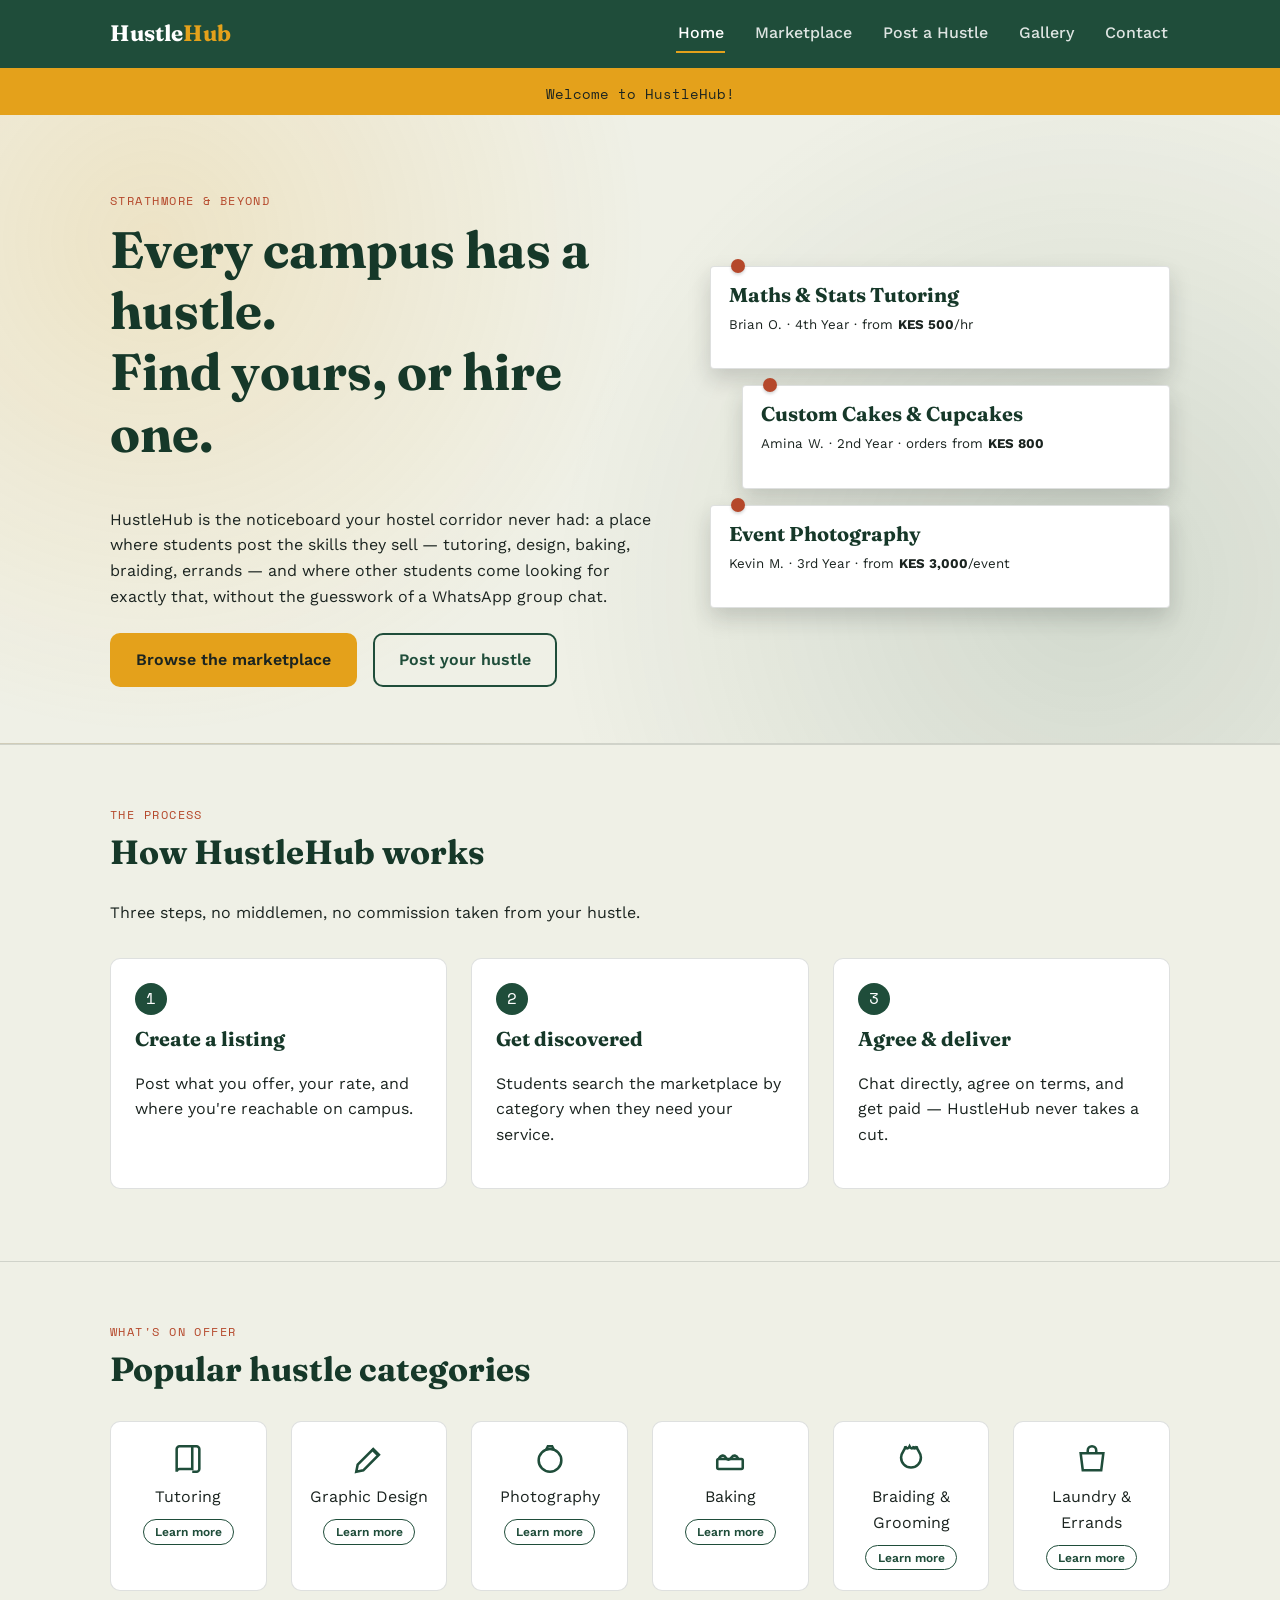
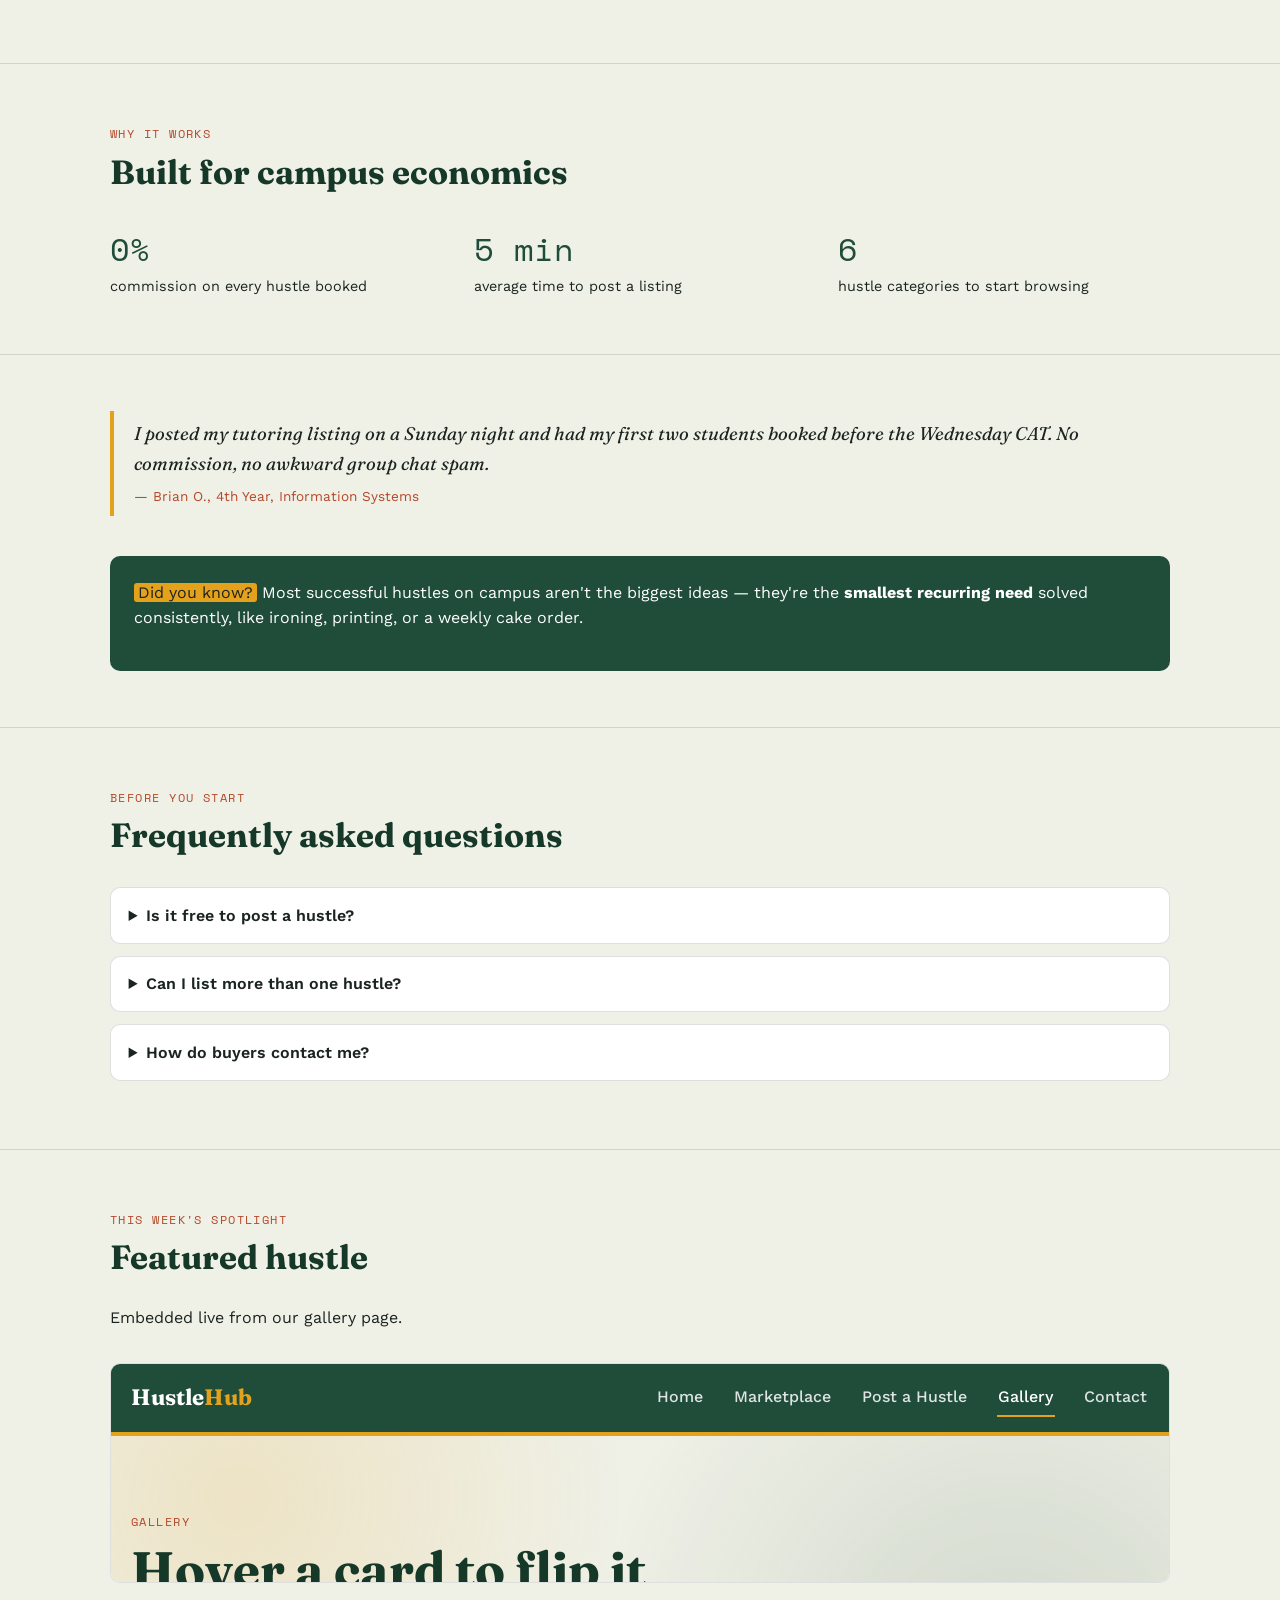
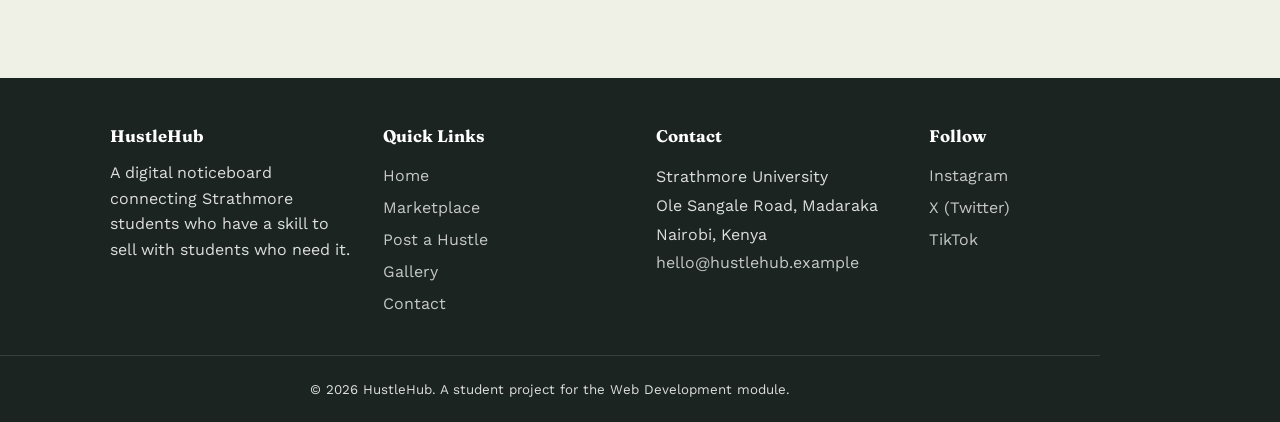
<file: index.html>
<!DOCTYPE html>
<html lang="en">
<head>
  <meta charset="UTF-8">
  <meta name="viewport" content="width=device-width, initial-scale=1.0">
  <title>HustleHub — Find or post a student side-hustle</title>
  <meta name="description" content="HustleHub is a campus noticeboard, online, for students who offer and need side-hustle services.">
  <link rel="preconnect" href="https://fonts.googleapis.com">
  <link rel="preconnect" href="https://fonts.gstatic.com" crossorigin>
  <link href="https://fonts.googleapis.com/css2?family=Fraunces:opsz,wght@9..144,500;9..144,700&family=Work+Sans:wght@400;500;600;700&family=Space+Mono:wght@400;700&display=swap" rel="stylesheet">
  <link rel="stylesheet" href="csslab.css">
</head>
<body>

  <header class="site-header">
    <div class="nav-wrap">
      <a href="index.html" class="logo">Hustle<span>Hub</span></a>
      <input type="checkbox" id="nav-toggle" class="nav-toggle">
      <label for="nav-toggle" class="hamburger" aria-label="Toggle navigation menu">
        <span></span><span></span><span></span>
      </label>
      <nav class="site-nav" aria-label="Primary">
        <a href="index.html" class="active">Home</a>
        <a href="services.html">Marketplace</a>
        <a href="register.html">Post a Hustle</a>
        <a href="gallery.html">Gallery</a>
        <a href="contact.html">Contact</a>
      </nav>
    </div>
  </header>

  <div id="welcome-banner" class="welcome-banner" hidden></div>

  <main>
    <!-- Hero -->
    <section class="hero">
      <div class="container hero-inner">
        <div class="hero-copy">
          <span class="eyebrow">Strathmore &amp; beyond</span>
          <h1>Every campus has a hustle.<br>Find yours, or hire one.</h1>
          <p>HustleHub is the noticeboard your hostel corridor never had: a place where students post the skills
            they sell — tutoring, design, baking, braiding, errands — and where other students come looking for
            exactly that, without the guesswork of a WhatsApp group chat.</p>
          <div class="button-row">
            <a href="services.html" class="btn btn-primary">Browse the marketplace</a>
            <a href="register.html" class="btn btn-outline">Post your hustle</a>
          </div>
        </div>
        <div class="hero-pins">
          <div class="pin-stack">
            <div class="pin-card">
              <h3>Maths &amp; Stats Tutoring</h3>
              <p><small>Brian O. &middot; 4th Year &middot; from <strong>KES 500</strong>/hr</small></p>
            </div>
            <div class="pin-card">
              <h3>Custom Cakes &amp; Cupcakes</h3>
              <p><small>Amina W. &middot; 2nd Year &middot; orders from <strong>KES 800</strong></small></p>
            </div>
            <div class="pin-card">
              <h3>Event Photography</h3>
              <p><small>Kevin M. &middot; 3rd Year &middot; from <strong>KES 3,000</strong>/event</small></p>
            </div>
          </div>
        </div>
      </div>
    </section>

    <!-- How it works -->
    <section>
      <div class="container">
        <div class="section-head">
          <span class="eyebrow">The process</span>
          <h2>How HustleHub works</h2>
          <p>Three steps, no middlemen, no commission taken from your hustle.</p>
        </div>
        <ol class="steps">
          <li>
            <h3>Create a listing</h3>
            <p>Post what you offer, your rate, and where you're reachable on campus.</p>
          </li>
          <li>
            <h3>Get discovered</h3>
            <p>Students search the marketplace by category when they need your service.</p>
          </li>
          <li>
            <h3>Agree &amp; deliver</h3>
            <p>Chat directly, agree on terms, and get paid — HustleHub never takes a cut.</p>
          </li>
        </ol>
      </div>
    </section>

    <!-- Categories -->
    <section>
      <div class="container">
        <div class="section-head">
          <span class="eyebrow">What's on offer</span>
          <h2>Popular hustle categories</h2>
        </div>
        <ul class="category-grid">
          <li>
            <svg viewBox="0 0 24 24" fill="none" stroke="currentColor" stroke-width="1.8"><path d="M4 5c0-1 1-2 2-2h9v16H6c-1 0-2 1-2 2V5Z"/><path d="M15 3h3c1 0 2 1 2 2v14c0 1-1 2-2 2h-3"/></svg>
            Tutoring
            <button type="button" class="learn-more-btn" data-more="Session rates from KES 500/hr. Most requested for Calculus, Statistics, and Programming units.">Learn more</button>
            <p class="category-detail" hidden></p>
          </li>
          <li>
            <svg viewBox="0 0 24 24" fill="none" stroke="currentColor" stroke-width="1.8"><path d="M3 21 8 20l11-11-4-4L4 16Z"/><path d="M14 5l4 4"/></svg>
            Graphic Design
            <button type="button" class="learn-more-btn" data-more="Posters, logos, and flyers for clubs and small businesses, usually delivered in 2-5 days.">Learn more</button>
            <p class="category-detail" hidden></p>
          </li>
          <li>
            <svg viewBox="0 0 24 24" fill="none" stroke="currentColor" stroke-width="1.8"><circle cx="12" cy="13" r="8"/><path d="M9 6l1.5-3h3L15 6"/></svg>
            Photography
            <button type="button" class="learn-more-btn" data-more="Event and graduation photography with same-week digital delivery of edited photos.">Learn more</button>
            <p class="category-detail" hidden></p>
          </li>
          <li>
            <svg viewBox="0 0 24 24" fill="none" stroke="currentColor" stroke-width="1.8"><path d="M4 12c1.5-3 4-3 5-1s2.5 2 4 0 3.5-2 5 1"/><rect x="3" y="12" width="18" height="7" rx="1"/></svg>
            Baking
            <button type="button" class="learn-more-btn" data-more="Custom cakes and cupcake orders, usually 48 hours notice needed.">Learn more</button>
            <p class="category-detail" hidden></p>
          </li>
          <li>
            <svg viewBox="0 0 24 24" fill="none" stroke="currentColor" stroke-width="1.8"><path d="M8 3c0 3-3 4-3 8a7 7 0 0 0 14 0c0-4-3-5-3-8-1 2-2 2-2 0-1 2-2 2-3 0-1 2-2 2-3 0Z"/></svg>
            Braiding &amp; Grooming
            <button type="button" class="learn-more-btn" data-more="Braids, twists, and grooming booked straight from your hostel room, same day.">Learn more</button>
            <p class="category-detail" hidden></p>
          </li>
          <li>
            <svg viewBox="0 0 24 24" fill="none" stroke="currentColor" stroke-width="1.8"><path d="M4 8h16l-1.5 12h-13Z"/><path d="M9 8V6a3 3 0 0 1 6 0v2"/></svg>
            Laundry &amp; Errands
            <button type="button" class="learn-more-btn" data-more="Laundry, printing, and errand runs, most completed the same day.">Learn more</button>
            <p class="category-detail" hidden></p>
          </li>
        </ul>
      </div>
    </section>

    <!-- Stats / why HustleHub -->
    <section>
      <div class="container">
        <div class="section-head">
          <span class="eyebrow">Why it works</span>
          <h2>Built for campus economics</h2>
        </div>
        <dl class="stats-list">
          <div><dt>0%</dt><dd>commission on every hustle booked</dd></div>
          <div><dt>5&nbsp;min</dt><dd>average time to post a listing</dd></div>
          <div><dt>6</dt><dd>hustle categories to start browsing</dd></div>
        </dl>
      </div>
    </section>

    <!-- Testimonial + fact box -->
    <section>
      <div class="container hero-inner">
        <blockquote class="testimonial">
          I posted my tutoring listing on a Sunday night and had my first two students booked before the
          Wednesday CAT. No commission, no awkward group chat spam.
          <cite>— Brian O., 4th Year, Information Systems</cite>
        </blockquote>
        <aside class="fact-box">
          <p><mark>Did you know?</mark> Most successful hustles on campus aren't the biggest ideas — they're
          the <strong>smallest recurring need</strong> solved consistently, like ironing, printing, or a weekly
          cake order.</p>
        </aside>
      </div>
    </section>

    <!-- FAQ -->
    <section>
      <div class="container">
        <div class="section-head">
          <span class="eyebrow">Before you start</span>
          <h2>Frequently asked questions</h2>
        </div>
        <details>
          <summary>Is it free to post a hustle?</summary>
          <p>Yes. HustleHub does not charge listing fees or take a commission on what you earn.</p>
        </details>
        <details>
          <summary>Can I list more than one hustle?</summary>
          <p>Yes, use the registration form to add each service separately so it appears under the right category.</p>
        </details>
        <details>
          <summary>How do buyers contact me?</summary>
          <p>Your listing shows the contact details you choose to share when you register.</p>
        </details>
      </div>
    </section>

    <!-- Iframe spotlight -->
    <section>
      <div class="container">
        <div class="section-head">
          <span class="eyebrow">This week's spotlight</span>
          <h2>Featured hustle</h2>
          <p>Embedded live from our gallery page.</p>
        </div>
        <iframe class="spotlight-frame" src="gallery.html" title="Weekly hustle spotlight preview"></iframe>
      </div>
    </section>
  </main>

  <footer class="site-footer">
    <div class="footer-grid">
      <div class="footer-col">
        <h2>HustleHub</h2>
        <p>A digital noticeboard connecting Strathmore students who have a skill to sell with students who need it.</p>
      </div>
      <div class="footer-col">
        <h3>Quick Links</h3>
        <ul>
          <li><a href="index.html">Home</a></li>
          <li><a href="services.html">Marketplace</a></li>
          <li><a href="register.html">Post a Hustle</a></li>
          <li><a href="gallery.html">Gallery</a></li>
          <li><a href="contact.html">Contact</a></li>
        </ul>
      </div>
      <div class="footer-col">
        <h3>Contact</h3>
        <address>
          Strathmore University<br>
          Ole Sangale Road, Madaraka<br>
          Nairobi, Kenya<br>
          <a href="mailto:hello@hustlehub.example">hello@hustlehub.example</a>
        </address>
      </div>
      <div class="footer-col">
        <h3>Follow</h3>
        <ul>
          <li><a href="#">Instagram</a></li>
          <li><a href="#">X (Twitter)</a></li>
          <li><a href="#">TikTok</a></li>
        </ul>
      </div>
    </div>
    <p class="footer-bottom container"><small>&copy; <time datetime="2026">2026</time> HustleHub. A student project for the Web Development module.</small></p>
  </footer>

  <script src="script.js"></script>
</body>
</html>
</file>
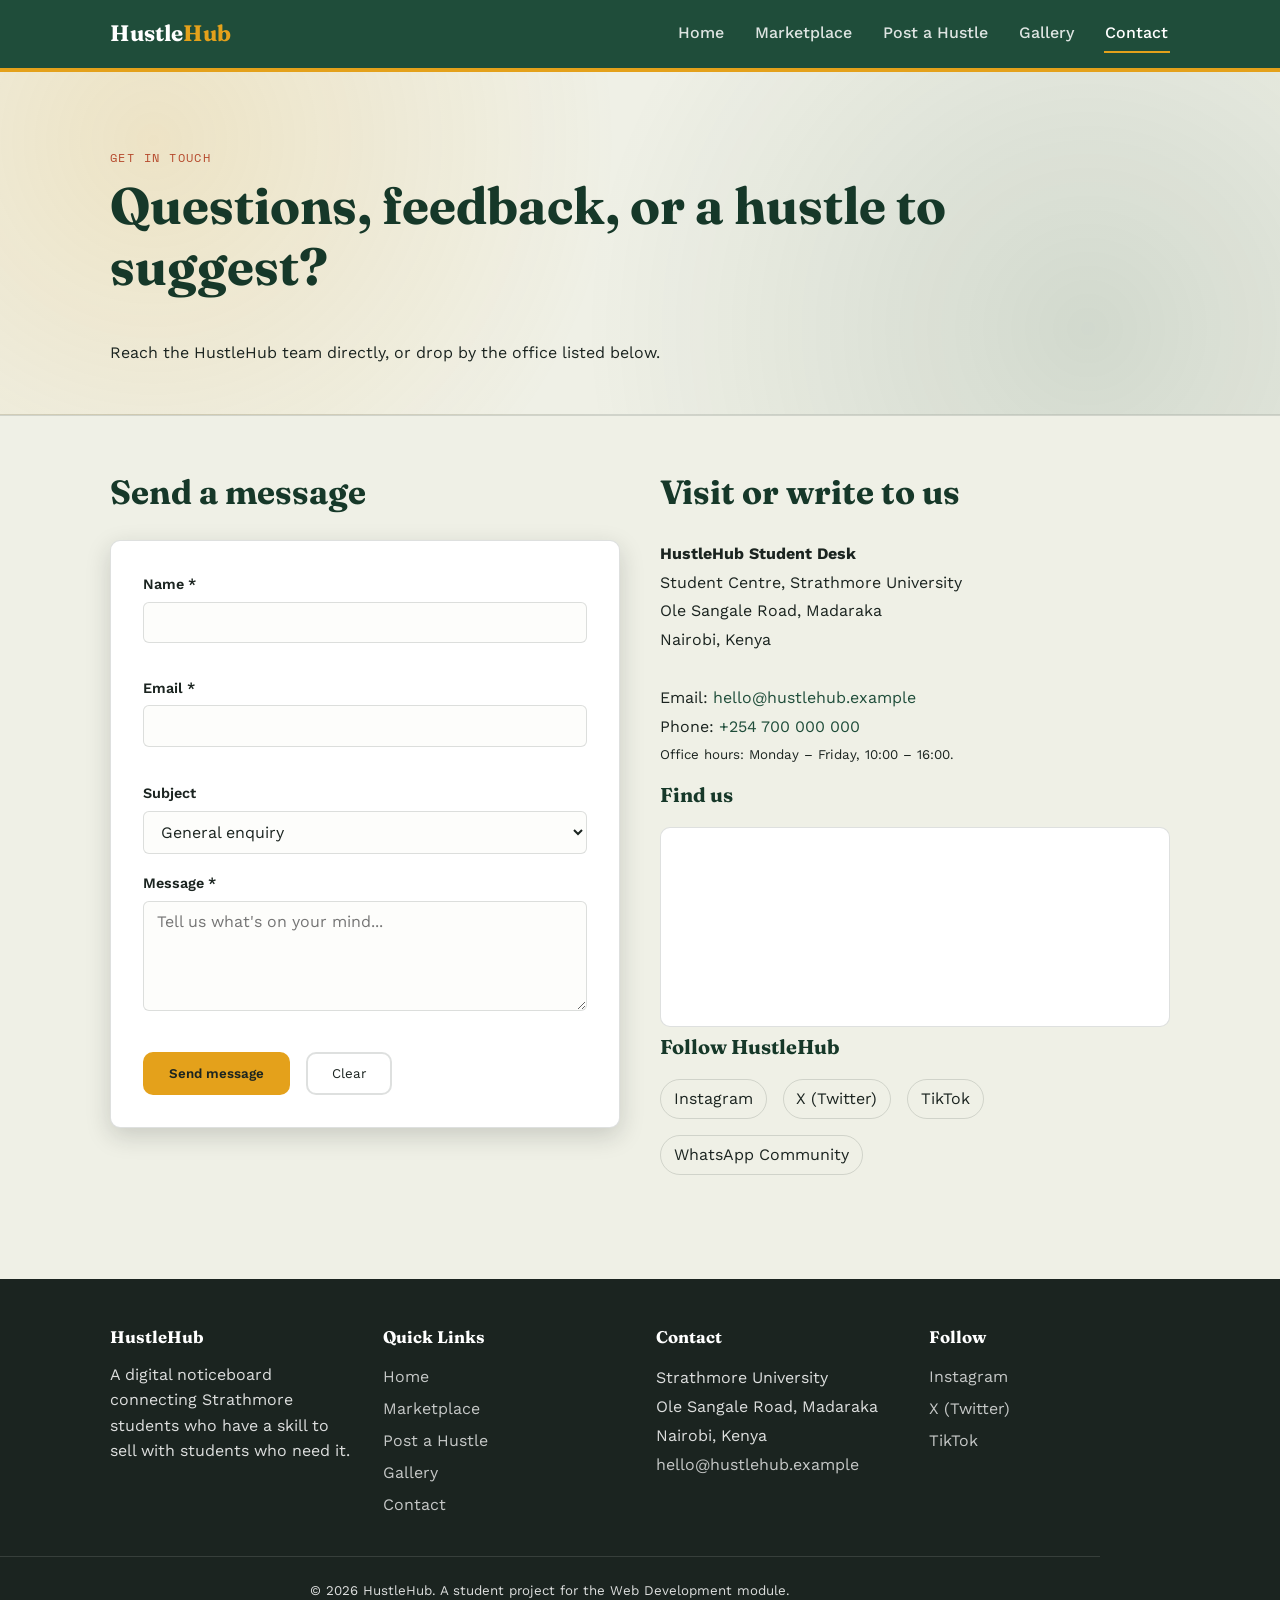
<file: contact.html>
<!DOCTYPE html>
<html lang="en">
<head>
  <meta charset="UTF-8">
  <meta name="viewport" content="width=device-width, initial-scale=1.0">
  <title>Contact — HustleHub</title>
  <link rel="preconnect" href="https://fonts.googleapis.com">
  <link rel="preconnect" href="https://fonts.gstatic.com" crossorigin>
  <link href="https://fonts.googleapis.com/css2?family=Fraunces:opsz,wght@9..144,500;9..144,700&family=Work+Sans:wght@400;500;600;700&family=Space+Mono:wght@400;700&display=swap" rel="stylesheet">
  <link rel="stylesheet" href="csslab.css">
</head>
<body>

  <header class="site-header">
    <div class="nav-wrap">
      <a href="index.html" class="logo">Hustle<span>Hub</span></a>
      <input type="checkbox" id="nav-toggle" class="nav-toggle">
      <label for="nav-toggle" class="hamburger" aria-label="Toggle navigation menu">
        <span></span><span></span><span></span>
      </label>
      <nav class="site-nav" aria-label="Primary">
        <a href="index.html">Home</a>
        <a href="services.html">Marketplace</a>
        <a href="register.html">Post a Hustle</a>
        <a href="gallery.html">Gallery</a>
        <a href="contact.html" class="active">Contact</a>
      </nav>
    </div>
  </header>

  <main>
    <section class="hero" style="padding-bottom: 2rem;">
      <div class="container">
        <span class="eyebrow">Get in touch</span>
        <h1>Questions, feedback, or a hustle to suggest?</h1>
        <p>Reach the HustleHub team directly, or drop by the office listed below.</p>
      </div>
    </section>

    <section>
      <div class="container contact-grid">
        <div>
          <h2>Send a message</h2>
          <form class="form-card" id="contact-form" action="#" method="post" novalidate>
            <p id="contact-success" class="form-success" hidden>Thanks — your message looks good and is ready to send.</p>
            <div class="form-row">
              <div class="form-field">
                <label for="c-name">Name *</label>
                <input type="text" id="c-name" name="name" required>
                <span class="error-text" id="err-c-name"></span>
              </div>
              <div class="form-field">
                <label for="c-email">Email *</label>
                <input type="email" id="c-email" name="email" required>
                <span class="error-text" id="err-c-email"></span>
              </div>
            </div>
            <div class="form-field" style="margin-bottom: 1.1rem;">
              <label for="c-subject">Subject</label>
              <select id="c-subject" name="subject">
                <option value="general">General enquiry</option>
                <option value="listing">Help with a listing</option>
                <option value="report">Report an issue</option>
                <option value="partnership">Partnership</option>
              </select>
            </div>
            <div class="form-field" style="margin-bottom: 1.1rem;">
              <label for="c-message">Message *</label>
              <textarea id="c-message" name="message" required placeholder="Tell us what's on your mind..."></textarea>
              <span class="error-text" id="err-c-message"></span>
            </div>
            <div class="form-actions">
              <button type="submit" class="btn btn-primary">Send message</button>
              <button type="reset" class="btn-reset">Clear</button>
            </div>
          </form>
        </div>

        <div>
          <h2>Visit or write to us</h2>
          <address>
            <strong>HustleHub Student Desk</strong><br>
            Student Centre, Strathmore University<br>
            Ole Sangale Road, Madaraka<br>
            Nairobi, Kenya<br><br>
            Email: <a href="mailto:hello@hustlehub.example">hello@hustlehub.example</a><br>
            Phone: <a href="tel:+254700000000">+254 700 000 000</a>
          </address>

          <p><small>Office hours: Monday – Friday, <time datetime="10:00">10:00</time> – <time datetime="16:00">16:00</time>.</small></p>

          <h3>Find us</h3>
          <iframe
            class="spotlight-frame"
            style="height:200px;"
            src="https://www.google.com/maps?q=Strathmore+University,+Nairobi&output=embed"
            title="Map showing Strathmore University location"
            loading="lazy"
            referrerpolicy="no-referrer-when-downgrade">
          </iframe>

          <h3>Follow HustleHub</h3>
          <ul class="social-inline">
            <li><a href="#">Instagram</a></li>
            <li><a href="#">X (Twitter)</a></li>
            <li><a href="#">TikTok</a></li>
            <li><a href="#">WhatsApp Community</a></li>
          </ul>
        </div>
      </div>
    </section>
  </main>

  <footer class="site-footer">
    <div class="footer-grid">
      <div class="footer-col">
        <h2>HustleHub</h2>
        <p>A digital noticeboard connecting Strathmore students who have a skill to sell with students who need it.</p>
      </div>
      <div class="footer-col">
        <h3>Quick Links</h3>
        <ul>
          <li><a href="index.html">Home</a></li>
          <li><a href="services.html">Marketplace</a></li>
          <li><a href="register.html">Post a Hustle</a></li>
          <li><a href="gallery.html">Gallery</a></li>
          <li><a href="contact.html">Contact</a></li>
        </ul>
      </div>
      <div class="footer-col">
        <h3>Contact</h3>
        <address>
          Strathmore University<br>
          Ole Sangale Road, Madaraka<br>
          Nairobi, Kenya<br>
          <a href="mailto:hello@hustlehub.example">hello@hustlehub.example</a>
        </address>
      </div>
      <div class="footer-col">
        <h3>Follow</h3>
        <ul>
          <li><a href="#">Instagram</a></li>
          <li><a href="#">X (Twitter)</a></li>
          <li><a href="#">TikTok</a></li>
        </ul>
      </div>
    </div>
    <p class="footer-bottom container"><small>&copy; <time datetime="2026">2026</time> HustleHub. A student project for the Web Development module.</small></p>
  </footer>

  <script src="script.js"></script>
</body>
</html>
</file>
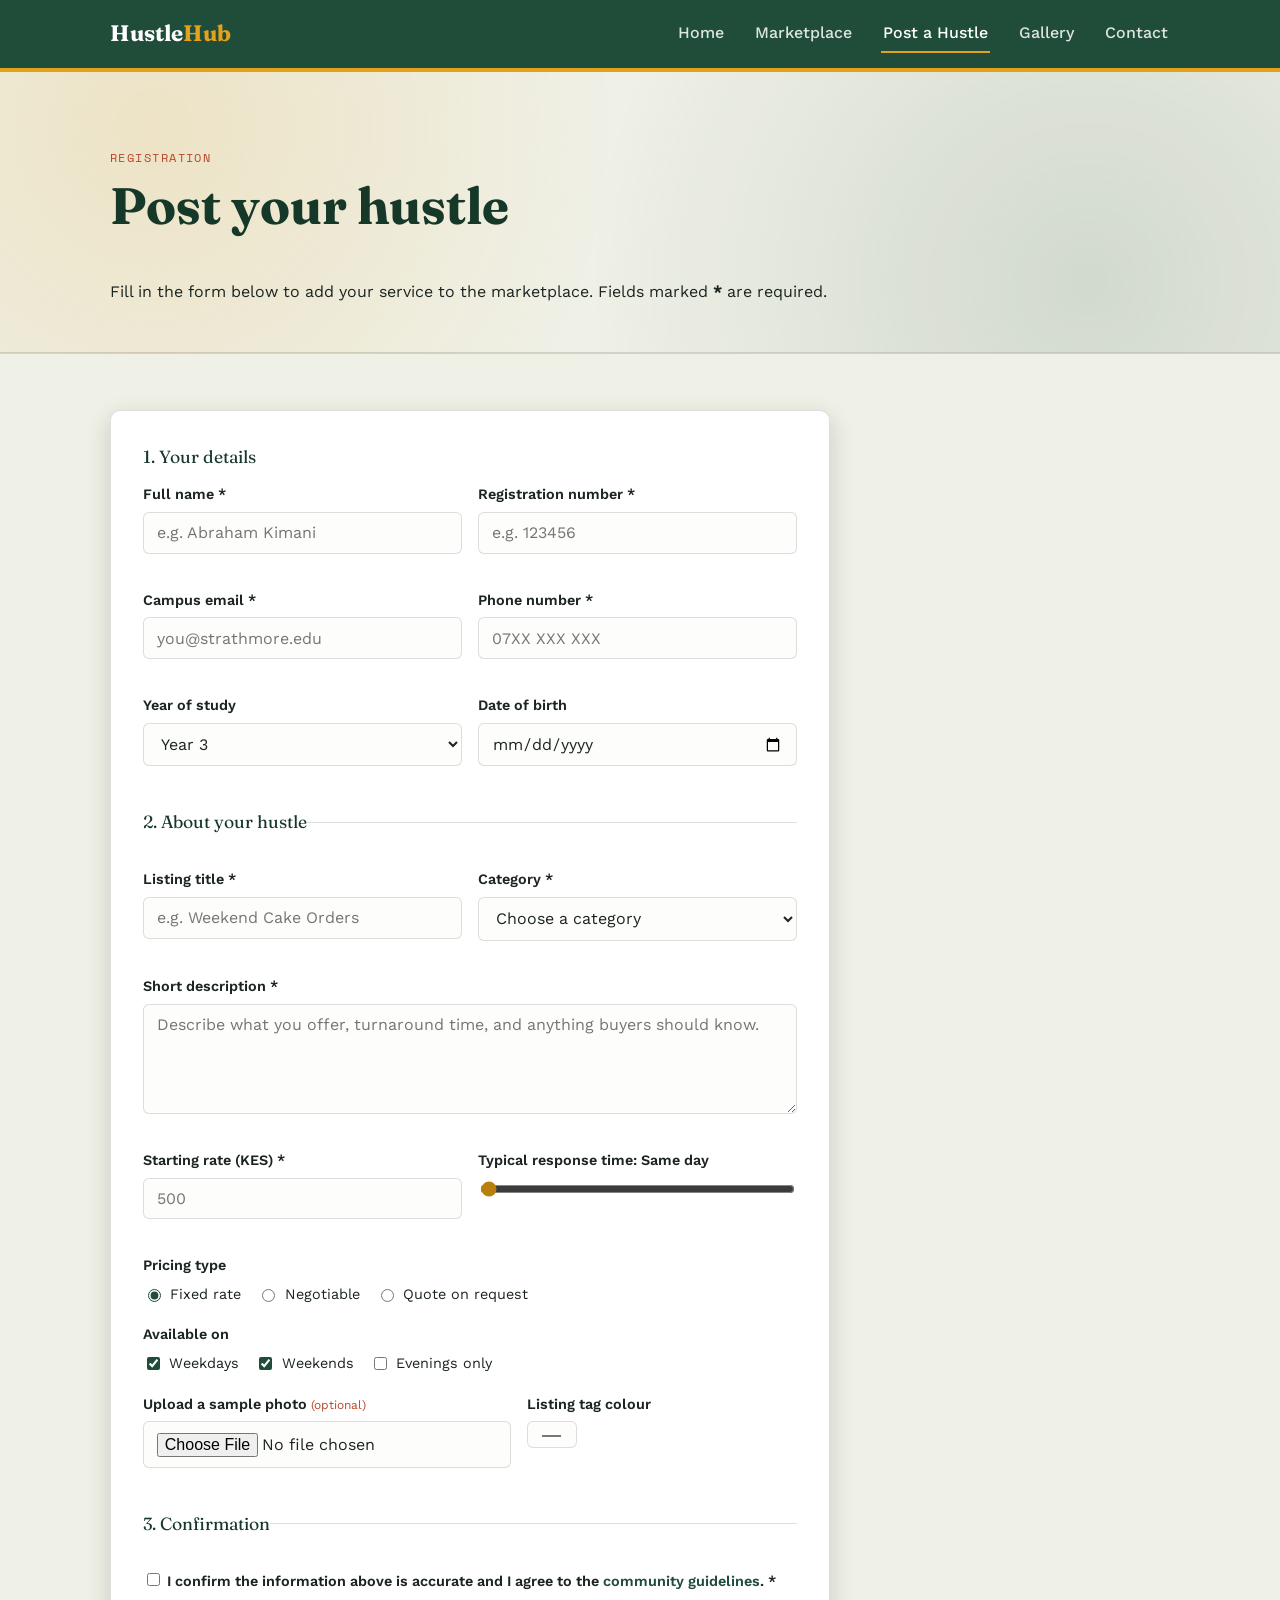
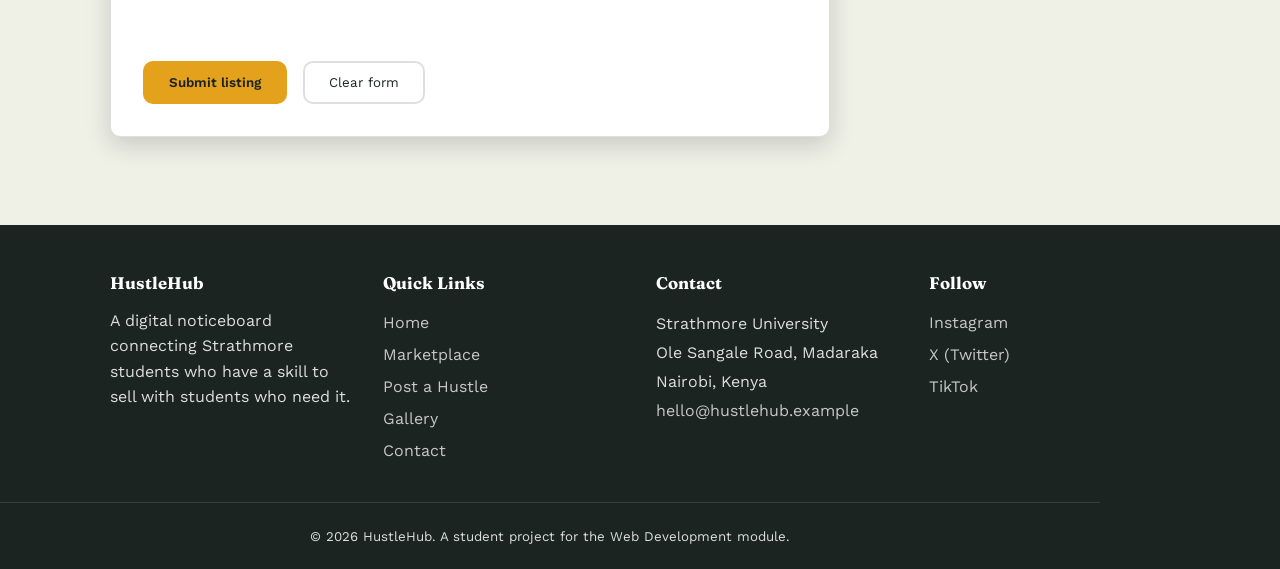
<file: register.html>
<!DOCTYPE html>
<html lang="en">
<head>
  <meta charset="UTF-8">
  <meta name="viewport" content="width=device-width, initial-scale=1.0">
  <title>Post a Hustle — HustleHub</title>
  <link rel="preconnect" href="https://fonts.googleapis.com">
  <link rel="preconnect" href="https://fonts.gstatic.com" crossorigin>
  <link href="https://fonts.googleapis.com/css2?family=Fraunces:opsz,wght@9..144,500;9..144,700&family=Work+Sans:wght@400;500;600;700&family=Space+Mono:wght@400;700&display=swap" rel="stylesheet">
  <link rel="stylesheet" href="csslab.css">
</head>
<body>

  <header class="site-header">
    <div class="nav-wrap">
      <a href="index.html" class="logo">Hustle<span>Hub</span></a>
      <input type="checkbox" id="nav-toggle" class="nav-toggle">
      <label for="nav-toggle" class="hamburger" aria-label="Toggle navigation menu">
        <span></span><span></span><span></span>
      </label>
      <nav class="site-nav" aria-label="Primary">
        <a href="index.html">Home</a>
        <a href="services.html">Marketplace</a>
        <a href="register.html" class="active">Post a Hustle</a>
        <a href="gallery.html">Gallery</a>
        <a href="contact.html">Contact</a>
      </nav>
    </div>
  </header>

  <main>
    <section class="hero" style="padding-bottom: 2rem;">
      <div class="container">
        <span class="eyebrow">Registration</span>
        <h1>Post your hustle</h1>
        <p>Fill in the form below to add your service to the marketplace. Fields marked
          <strong>*</strong> are required.</p>
      </div>
    </section>

    <section>
      <div class="container">
        <form class="form-card" id="registration-form" action="#" method="post" novalidate>
          <p id="form-success" class="form-success" hidden>Thanks! Your listing details look good and are ready to submit.</p>

          <fieldset>
            <legend>1. Your details</legend>

            <div class="form-row">
              <div class="form-field">
                <label for="full-name">Full name *</label>
                <input type="text" id="full-name" name="full-name" placeholder="e.g. Abraham Kimani" required>
                <span class="error-text" id="err-full-name"></span>
              </div>
              <div class="form-field">
                <label for="reg-number">Registration number *</label>
                <input type="text" id="reg-number" name="reg-number" placeholder="e.g. 123456" required>
                <span class="error-text" id="err-reg-number"></span>
              </div>
            </div>

            <div class="form-row">
              <div class="form-field">
                <label for="email">Campus email *</label>
                <input type="email" id="email" name="email" placeholder="you@strathmore.edu" required>
                <span class="error-text" id="err-email"></span>
              </div>
              <div class="form-field">
                <label for="phone">Phone number *</label>
                <input type="tel" id="phone" name="phone" pattern="[0-9+ ]{10,15}" placeholder="07XX XXX XXX" required>
                <span class="error-text" id="err-phone"></span>
              </div>
            </div>

            <div class="form-row">
              <div class="form-field">
                <label for="year">Year of study</label>
                <select id="year" name="year">
                  <optgroup label="Undergraduate">
                    <option value="1">Year 1</option>
                    <option value="2">Year 2</option>
                    <option value="3" selected>Year 3</option>
                    <option value="4">Year 4</option>
                  </optgroup>
                  <optgroup label="Postgraduate">
                    <option value="masters">Master's</option>
                  </optgroup>
                </select>
              </div>
              <div class="form-field">
                <label for="dob">Date of birth</label>
                <input type="date" id="dob" name="dob">
              </div>
            </div>
          </fieldset>

          <fieldset>
            <legend>2. About your hustle</legend>

            <div class="form-row">
              <div class="form-field">
                <label for="hustle-title">Listing title *</label>
                <input type="text" id="hustle-title" name="hustle-title" placeholder="e.g. Weekend Cake Orders" required>
                <span class="error-text" id="err-hustle-title"></span>
              </div>
              <div class="form-field">
                <label for="category">Category *</label>
                <select id="category" name="category" required>
                  <option value="" disabled selected>Choose a category</option>
                  <option value="tutoring">Tutoring</option>
                  <option value="design">Graphic Design</option>
                  <option value="photography">Photography</option>
                  <option value="baking">Baking</option>
                  <option value="grooming">Braiding &amp; Grooming</option>
                  <option value="errands">Laundry &amp; Errands</option>
                  <option value="other">Other</option>
                </select>
                <span class="error-text" id="err-category"></span>
              </div>
            </div>

            <div class="form-field" style="margin-bottom: 1.1rem;">
              <label for="description">Short description *</label>
              <textarea id="description" name="description" placeholder="Describe what you offer, turnaround time, and anything buyers should know." required></textarea>
              <span class="error-text" id="err-description"></span>
            </div>

            <div class="form-row">
              <div class="form-field">
                <label for="rate">Starting rate (KES) *</label>
                <input type="number" id="rate" name="rate" min="0" step="50" placeholder="500" required>
                <span class="error-text" id="err-rate"></span>
              </div>
              <div class="form-field">
                <label for="response-time">Typical response time: <output id="response-output">Same day</output></label>
                <input type="range" id="response-time" name="response-time" min="1" max="4" value="1"
                  oninput="response-output.value = ['Same day','1-2 days','3-5 days','1 week+'][this.value-1]">
              </div>
            </div>

            <div class="form-field" style="margin-bottom: 1.1rem;">
              <label>Pricing type</label>
              <div class="radio-row">
                <label><input type="radio" name="pricing-type" value="fixed" checked> Fixed rate</label>
                <label><input type="radio" name="pricing-type" value="negotiable"> Negotiable</label>
                <label><input type="radio" name="pricing-type" value="quote"> Quote on request</label>
              </div>
            </div>

            <div class="form-field" style="margin-bottom: 1.1rem;">
              <label>Available on</label>
              <div class="checkbox-row">
                <label><input type="checkbox" name="days" value="weekdays" checked> Weekdays</label>
                <label><input type="checkbox" name="days" value="weekends" checked> Weekends</label>
                <label><input type="checkbox" name="days" value="evenings"> Evenings only</label>
              </div>
            </div>

            <div class="form-row">
              <div class="form-field">
                <label for="sample">Upload a sample photo <small>(optional)</small></label>
                <input type="file" id="sample" name="sample" accept="image/*">
              </div>
              <div class="form-field">
                <label for="badge-color">Listing tag colour</label>
                <input type="color" id="badge-color" name="badge-color" value="#e4a11b">
              </div>
            </div>
          </fieldset>

          <fieldset>
            <legend>3. Confirmation</legend>
            <div class="form-field" style="margin-bottom: 1.1rem;">
              <label><input type="checkbox" id="terms" name="terms" required> I confirm the information above is accurate and I agree to the <a href="#">community guidelines</a>. *</label>
              <span class="error-text" id="err-terms"></span>
            </div>
          </fieldset>

          <div class="form-actions">
            <button type="submit" class="btn btn-primary">Submit listing</button>
            <button type="reset" class="btn-reset">Clear form</button>
          </div>
        </form>
      </div>
    </section>
  </main>

  <footer class="site-footer">
    <div class="footer-grid">
      <div class="footer-col">
        <h2>HustleHub</h2>
        <p>A digital noticeboard connecting Strathmore students who have a skill to sell with students who need it.</p>
      </div>
      <div class="footer-col">
        <h3>Quick Links</h3>
        <ul>
          <li><a href="index.html">Home</a></li>
          <li><a href="services.html">Marketplace</a></li>
          <li><a href="register.html">Post a Hustle</a></li>
          <li><a href="gallery.html">Gallery</a></li>
          <li><a href="contact.html">Contact</a></li>
        </ul>
      </div>
      <div class="footer-col">
        <h3>Contact</h3>
        <address>
          Strathmore University<br>
          Ole Sangale Road, Madaraka<br>
          Nairobi, Kenya<br>
          <a href="mailto:hello@hustlehub.example">hello@hustlehub.example</a>
        </address>
      </div>
      <div class="footer-col">
        <h3>Follow</h3>
        <ul>
          <li><a href="#">Instagram</a></li>
          <li><a href="#">X (Twitter)</a></li>
          <li><a href="#">TikTok</a></li>
        </ul>
      </div>
    </div>
    <p class="footer-bottom container"><small>&copy; <time datetime="2026">2026</time> HustleHub. A student project for the Web Development module.</small></p>
  </footer>

  <script src="script.js"></script>
</body>
</html>
</file>
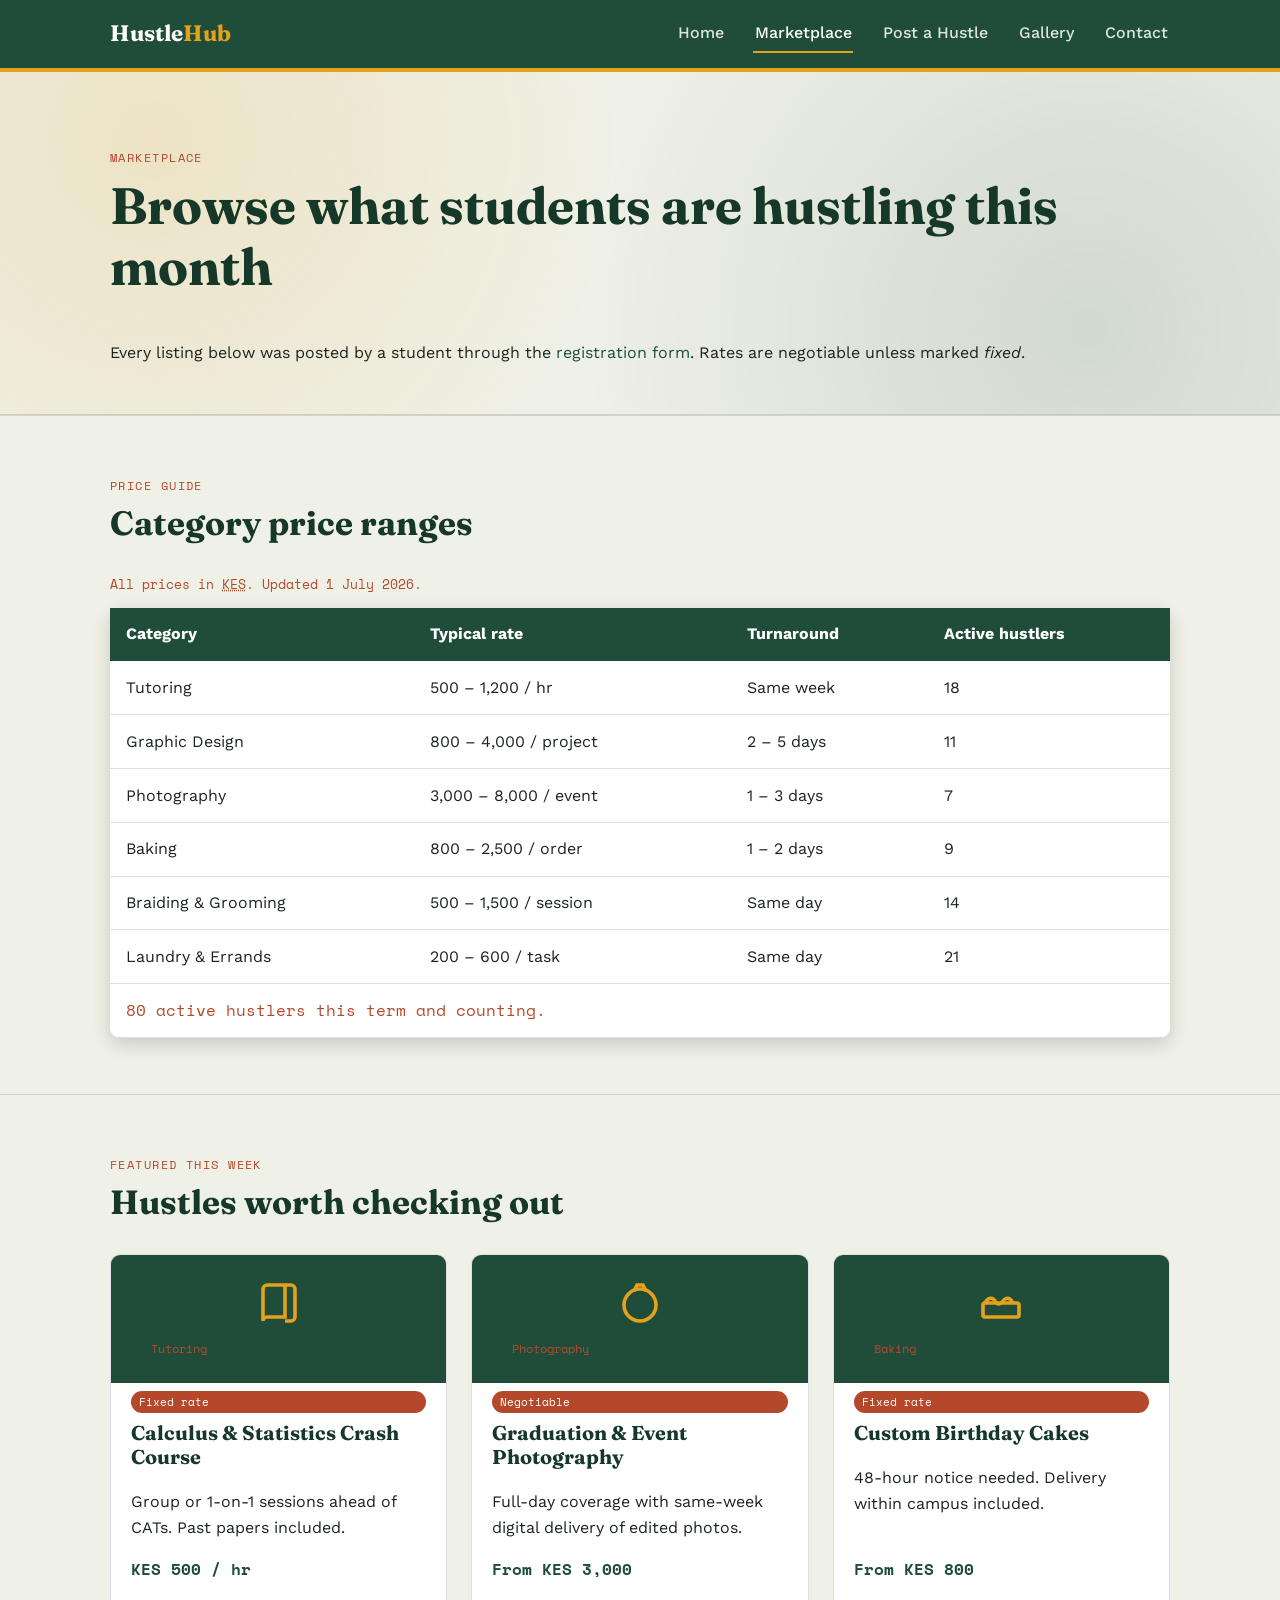
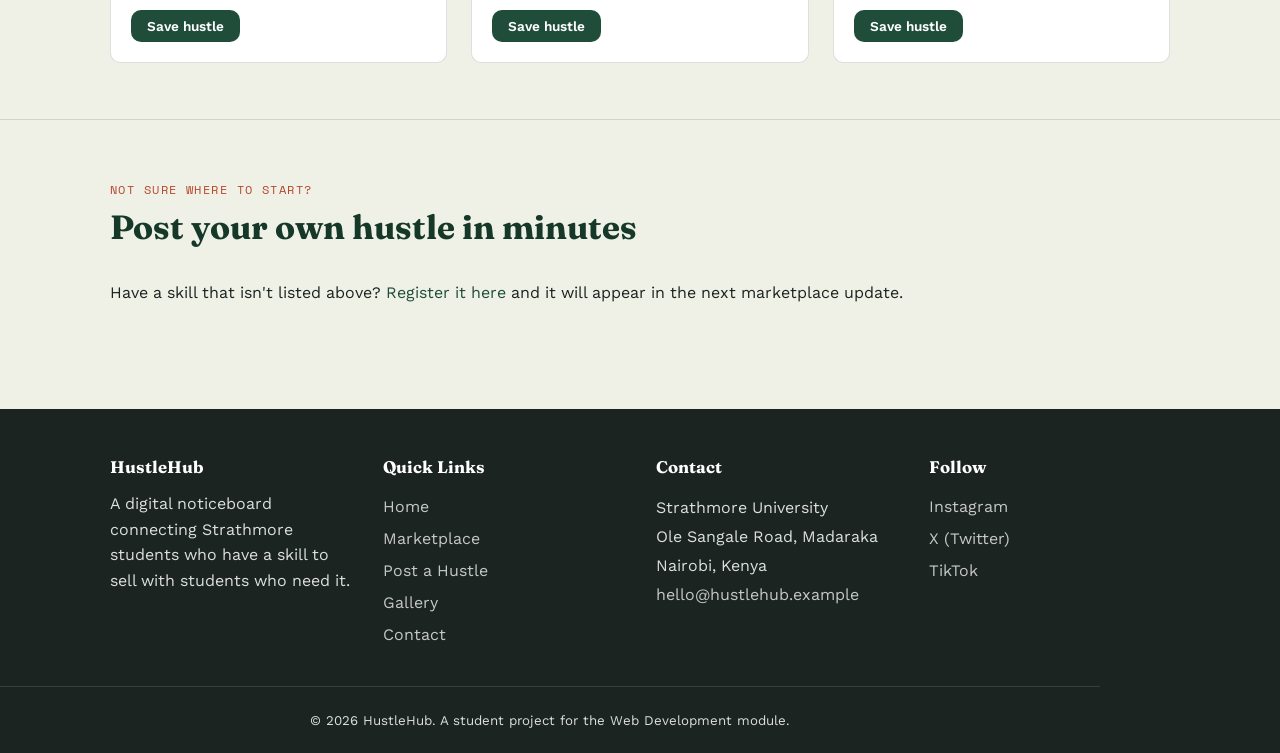
<file: services.html>
<!DOCTYPE html>
<html lang="en">
<head>
  <meta charset="UTF-8">
  <meta name="viewport" content="width=device-width, initial-scale=1.0">
  <title>Marketplace — HustleHub</title>
  <link rel="preconnect" href="https://fonts.googleapis.com">
  <link rel="preconnect" href="https://fonts.gstatic.com" crossorigin>
  <link href="https://fonts.googleapis.com/css2?family=Fraunces:opsz,wght@9..144,500;9..144,700&family=Work+Sans:wght@400;500;600;700&family=Space+Mono:wght@400;700&display=swap" rel="stylesheet">
  <link rel="stylesheet" href="csslab.css">
</head>
<body>

  <header class="site-header">
    <div class="nav-wrap">
      <a href="index.html" class="logo">Hustle<span>Hub</span></a>
      <input type="checkbox" id="nav-toggle" class="nav-toggle">
      <label for="nav-toggle" class="hamburger" aria-label="Toggle navigation menu">
        <span></span><span></span><span></span>
      </label>
      <nav class="site-nav" aria-label="Primary">
        <a href="index.html">Home</a>
        <a href="services.html" class="active">Marketplace</a>
        <a href="register.html">Post a Hustle</a>
        <a href="gallery.html">Gallery</a>
        <a href="contact.html">Contact</a>
      </nav>
    </div>
  </header>

  <main>
    <div id="confirmation-toast" class="confirmation-toast" hidden></div>

    <section class="hero" style="padding-bottom: 2rem;">
      <div class="container">
        <span class="eyebrow">Marketplace</span>
        <h1>Browse what students are hustling this month</h1>
        <p>Every listing below was posted by a student through the <a href="register.html">registration form</a>.
          Rates are negotiable unless marked <em>fixed</em>.</p>
      </div>
    </section>

    <section>
      <div class="container">
        <div class="section-head">
          <span class="eyebrow">Price guide</span>
          <h2>Category price ranges</h2>
        </div>
        <table class="service-table">
          <caption style="text-align:left; margin-bottom:0.75rem; font-family:var(--font-mono); font-size:0.8rem; color:var(--clay);">
            All prices in <abbr title="Kenyan Shilling">KES</abbr>. Updated <time datetime="2026-07-01">1 July 2026</time>.
          </caption>
          <thead>
            <tr>
              <th scope="col">Category</th>
              <th scope="col">Typical rate</th>
              <th scope="col">Turnaround</th>
              <th scope="col">Active hustlers</th>
            </tr>
          </thead>
          <tbody>
            <tr>
              <td>Tutoring</td>
              <td>500 – 1,200 / hr</td>
              <td>Same week</td>
              <td>18</td>
            </tr>
            <tr>
              <td>Graphic Design</td>
              <td>800 – 4,000 / project</td>
              <td>2 – 5 days</td>
              <td>11</td>
            </tr>
            <tr>
              <td>Photography</td>
              <td>3,000 – 8,000 / event</td>
              <td>1 – 3 days</td>
              <td>7</td>
            </tr>
            <tr>
              <td>Baking</td>
              <td>800 – 2,500 / order</td>
              <td>1 – 2 days</td>
              <td>9</td>
            </tr>
            <tr>
              <td>Braiding &amp; Grooming</td>
              <td>500 – 1,500 / session</td>
              <td>Same day</td>
              <td>14</td>
            </tr>
            <tr>
              <td>Laundry &amp; Errands</td>
              <td>200 – 600 / task</td>
              <td>Same day</td>
              <td>21</td>
            </tr>
          </tbody>
          <tfoot>
            <tr>
              <td colspan="4">80 active hustlers this term and counting.</td>
            </tr>
          </tfoot>
        </table>
      </div>
    </section>

    <section>
      <div class="container">
        <div class="section-head">
          <span class="eyebrow">Featured this week</span>
          <h2>Hustles worth checking out</h2>
        </div>
        <p id="saved-summary" class="saved-summary" hidden></p>

        <div class="feature-grid">
          <article class="feature-card">
            <figure>
              <svg viewBox="0 0 24 24" fill="none" stroke="currentColor" stroke-width="1.8"><path d="M4 5c0-1 1-2 2-2h9v16H6c-1 0-2 1-2 2V5Z"/><path d="M15 3h3c1 0 2 1 2 2v14c0 1-1 2-2 2h-3"/></svg>
              <figcaption>Tutoring</figcaption>
            </figure>
            <div class="card-body">
              <span class="badge">Fixed rate</span>
              <h3>Calculus &amp; Statistics Crash Course</h3>
              <p>Group or 1-on-1 sessions ahead of CATs. Past papers included.</p>
              <p class="price">KES 500 / hr</p>
              <button type="button" class="btn-save" data-hustle="Calculus &amp; Statistics Crash Course">Save hustle</button>
            </div>
          </article>

          <article class="feature-card">
            <figure>
              <svg viewBox="0 0 24 24" fill="none" stroke="currentColor" stroke-width="1.8"><circle cx="12" cy="13" r="8"/><path d="M9 6l1.5-3h3L15 6"/></svg>
              <figcaption>Photography</figcaption>
            </figure>
            <div class="card-body">
              <span class="badge">Negotiable</span>
              <h3>Graduation &amp; Event Photography</h3>
              <p>Full-day coverage with same-week digital delivery of edited photos.</p>
              <p class="price">From KES 3,000</p>
              <button type="button" class="btn-save" data-hustle="Graduation &amp; Event Photography">Save hustle</button>
            </div>
          </article>

          <article class="feature-card">
            <figure>
              <svg viewBox="0 0 24 24" fill="none" stroke="currentColor" stroke-width="1.8"><path d="M4 12c1.5-3 4-3 5-1s2.5 2 4 0 3.5-2 5 1"/><rect x="3" y="12" width="18" height="7" rx="1"/></svg>
              <figcaption>Baking</figcaption>
            </figure>
            <div class="card-body">
              <span class="badge">Fixed rate</span>
              <h3>Custom Birthday Cakes</h3>
              <p>48-hour notice needed. Delivery within campus included.</p>
              <p class="price">From KES 800</p>
              <button type="button" class="btn-save" data-hustle="Custom Birthday Cakes">Save hustle</button>
            </div>
          </article>
        </div>
      </div>
    </section>

    <section>
      <div class="container">
        <div class="section-head">
          <span class="eyebrow">Not sure where to start?</span>
          <h2>Post your own hustle in minutes</h2>
        </div>
        <p>Have a skill that isn't listed above? <a href="register.html">Register it here</a> and it will appear
          in the next marketplace update.</p>
      </div>
    </section>
  </main>

  <footer class="site-footer">
    <div class="footer-grid">
      <div class="footer-col">
        <h2>HustleHub</h2>
        <p>A digital noticeboard connecting Strathmore students who have a skill to sell with students who need it.</p>
      </div>
      <div class="footer-col">
        <h3>Quick Links</h3>
        <ul>
          <li><a href="index.html">Home</a></li>
          <li><a href="services.html">Marketplace</a></li>
          <li><a href="register.html">Post a Hustle</a></li>
          <li><a href="gallery.html">Gallery</a></li>
          <li><a href="contact.html">Contact</a></li>
        </ul>
      </div>
      <div class="footer-col">
        <h3>Contact</h3>
        <address>
          Strathmore University<br>
          Ole Sangale Road, Madaraka<br>
          Nairobi, Kenya<br>
          <a href="mailto:hello@hustlehub.example">hello@hustlehub.example</a>
        </address>
      </div>
      <div class="footer-col">
        <h3>Follow</h3>
        <ul>
          <li><a href="#">Instagram</a></li>
          <li><a href="#">X (Twitter)</a></li>
          <li><a href="#">TikTok</a></li>
        </ul>
      </div>
    </div>
    <p class="footer-bottom container"><small>&copy; <time datetime="2026">2026</time> HustleHub. A student project for the Web Development module.</small></p>
  </footer>

  <script src="script.js"></script>
</body>
</html>
</file>
<file: csslab.css>
/* =========================================================
   HustleHub — csslab.css
   External stylesheet for the CSS Lab assignment.
   Theme: a digital "campus noticeboard" for student side-hustles.
   ========================================================= */

/* ---------- 1. Design tokens ---------- */
:root {
  /* Colours */
  --ink: #1B2420;          /* primary text, deep green-black */
  --canvas: #EFF0E6;       /* page background, warm paper */
  --card: #FFFFFF;         /* card / surface background */
  --brand: #1F4D3A;        /* deep jade green - primary brand */
  --brand-dark: #163829;   /* hover/active state of brand */
  --gold: #E4A11B;         /* marigold accent - calls to action */
  --gold-dark: #B97F0D;    /* hover state of gold */
  --clay: #B5482B;         /* small accent for tags/badges */
  --line: rgba(27, 36, 32, 0.14);
  --shadow: rgba(27, 36, 32, 0.18);

  /* Type */
  --font-display: "Fraunces", Georgia, serif;
  --font-body: "Work Sans", "Segoe UI", sans-serif;
  --font-mono: "Space Mono", "Courier New", monospace;

  /* Layout */
  --max-width: 1100px;
  --radius: 10px;
  --gap: 1.5rem;
}

/* ---------- 2. Reset & base ---------- */
* { box-sizing: border-box; }

html { scroll-behavior: smooth; }

body {
  margin: 0;
  background: var(--canvas);
  color: var(--ink);
  font-family: var(--font-body);
  line-height: 1.6;
  -webkit-font-smoothing: antialiased;
}

img, svg { max-width: 100%; display: block; }

a {
  color: var(--brand);
  text-decoration: none;
  transition: color 0.2s ease;
}
a:hover { color: var(--gold-dark); }

h1, h2, h3, h4 {
  font-family: var(--font-display);
  color: var(--brand-dark);
  line-height: 1.2;
  margin-top: 0;
}

h1 { font-size: clamp(2rem, 5vw, 3.2rem); }
h2 { font-size: clamp(1.5rem, 3vw, 2.1rem); }
h3 { font-size: 1.25rem; }

p { margin: 0 0 1rem; }

.eyebrow {
  font-family: var(--font-mono);
  text-transform: uppercase;
  letter-spacing: 0.12em;
  font-size: 0.75rem;
  color: var(--clay);
  display: inline-block;
  margin-bottom: 0.5rem;
}

.container {
  max-width: var(--max-width);
  margin: 0 auto;
  padding: 0 1.25rem;
}

/* Focus visibility for accessibility */
a:focus-visible,
button:focus-visible,
input:focus-visible,
textarea:focus-visible,
select:focus-visible {
  outline: 3px solid var(--gold-dark);
  outline-offset: 2px;
}

@media (prefers-reduced-motion: reduce) {
  * { animation: none !important; transition: none !important; }
}

/* ---------- 3. Header & Flexbox navigation ---------- */
.site-header {
  position: sticky;
  top: 0;
  z-index: 50;
  background: var(--brand);
  border-bottom: 4px solid var(--gold);
}

.nav-wrap {
  display: flex;
  align-items: center;
  justify-content: space-between;
  max-width: var(--max-width);
  margin: 0 auto;
  padding: 0.9rem 1.25rem;
  position: relative;
}

.logo {
  font-family: var(--font-display);
  font-size: 1.4rem;
  font-weight: 700;
  color: #fff;
}
.logo span { color: var(--gold); }
.logo:hover { color: #fff; }

.site-nav {
  display: flex;
  gap: 1.75rem;
  align-items: center;
}

.site-nav a {
  color: rgba(255, 255, 255, 0.85);
  font-weight: 500;
  padding: 0.35rem 0.1rem;
  border-bottom: 2px solid transparent;
}

.site-nav a:hover,
.site-nav a.active {
  color: #fff;
  border-bottom-color: var(--gold);
}

/* Pure-CSS hamburger toggle for small screens */
.nav-toggle { display: none; }

.hamburger {
  display: none;
  flex-direction: column;
  gap: 5px;
  cursor: pointer;
  padding: 6px;
}
.hamburger span {
  width: 26px;
  height: 3px;
  background: #fff;
  border-radius: 2px;
}

@media (max-width: 780px) {
  .hamburger { display: flex; }

  .site-nav {
    display: none;
    flex-direction: column;
    align-items: flex-start;
    gap: 0;
    position: absolute;
    top: 100%;
    left: 0;
    right: 0;
    background: var(--brand-dark);
    padding: 0.5rem 1.25rem 1rem;
  }

  .site-nav a {
    width: 100%;
    padding: 0.6rem 0;
    border-bottom: 1px solid rgba(255, 255, 255, 0.12);
  }

  .nav-toggle:checked ~ .site-nav {
    display: flex;
  }
}

/* ---------- 4. Hero / noticeboard section ---------- */
.hero {
  background:
    radial-gradient(circle at 12% 20%, rgba(228, 161, 27, 0.16) 0, transparent 40%),
    radial-gradient(circle at 85% 75%, rgba(31, 77, 58, 0.14) 0, transparent 45%),
    var(--canvas);
  padding: 4.5rem 0 3.5rem;
  border-bottom: 1px solid var(--line);
}

.hero-inner {
  display: flex;
  flex-wrap: wrap;
  align-items: center;
  gap: 2.5rem;
}

.hero-copy { flex: 1 1 420px; animation: fade-up 0.7s ease both; }
.hero-pins { flex: 1 1 320px; animation: fade-up 0.9s ease both; }

@keyframes fade-up {
  from { opacity: 0; transform: translateY(18px); }
  to   { opacity: 1; transform: translateY(0); }
}

.button-row { display: flex; gap: 1rem; flex-wrap: wrap; margin-top: 1.5rem; }

.btn {
  display: inline-block;
  font-family: var(--font-body);
  font-weight: 600;
  padding: 0.75rem 1.5rem;
  border-radius: var(--radius);
  border: 2px solid transparent;
  cursor: pointer;
  transition: transform 0.15s ease, box-shadow 0.15s ease, background 0.2s ease;
}
.btn:hover { transform: translateY(-2px); box-shadow: 0 8px 16px var(--shadow); }

.btn-primary { background: var(--gold); color: var(--ink); }
.btn-primary:hover { background: var(--gold-dark); color: #fff; }

.btn-outline { background: transparent; border-color: var(--brand); color: var(--brand); }
.btn-outline:hover { background: var(--brand); color: #fff; }

/* Pinned flyer stack on the hero */
.pin-stack { display: grid; gap: 1rem; }
.pin-card {
  background: var(--card);
  border-radius: 4px;
  padding: 1rem 1.1rem;
  box-shadow: 0 10px 22px var(--shadow);
  position: relative;
  border: 1px solid var(--line);
}
.pin-card::before {
  content: "";
  position: absolute;
  top: -8px;
  left: 20px;
  width: 14px;
  height: 14px;
  background: var(--clay);
  border-radius: 50%;
  box-shadow: 0 2px 3px var(--shadow);
}
.pin-card:nth-child(2) { margin-left: 2rem; }
.pin-card h3 { margin-bottom: 0.25rem; }

/* ---------- 5. Generic sections ---------- */
section { padding: 3.5rem 0; }
section + section { border-top: 1px solid var(--line); }

.section-head { max-width: 640px; margin-bottom: 2rem; }

/* Steps list ("How it works") */
.steps {
  display: flex;
  flex-wrap: wrap;
  gap: var(--gap);
  counter-reset: step;
  padding: 0;
  list-style: none;
}
.steps li {
  flex: 1 1 220px;
  background: var(--card);
  border-radius: var(--radius);
  padding: 1.5rem;
  border: 1px solid var(--line);
  counter-increment: step;
  position: relative;
}
.steps li::before {
  content: counter(step);
  font-family: var(--font-mono);
  background: var(--brand);
  color: #fff;
  width: 32px;
  height: 32px;
  border-radius: 50%;
  display: flex;
  align-items: center;
  justify-content: center;
  margin-bottom: 0.75rem;
}

/* Category grid with icons */
.category-grid {
  display: flex;
  flex-wrap: wrap;
  gap: var(--gap);
  list-style: none;
  padding: 0;
}
.category-grid li {
  flex: 1 1 150px;
  background: var(--card);
  border: 1px solid var(--line);
  border-radius: var(--radius);
  padding: 1.25rem 1rem;
  text-align: center;
  transition: transform 0.2s ease, box-shadow 0.2s ease;
}
.category-grid li:hover {
  transform: translateY(-4px);
  box-shadow: 0 10px 20px var(--shadow);
}
.category-grid svg { width: 34px; height: 34px; margin: 0 auto 0.5rem; color: var(--brand); }

/* Stats definition list */
.stats-list {
  display: flex;
  flex-wrap: wrap;
  gap: 2rem;
  margin: 0;
}
.stats-list div { flex: 1 1 140px; }
.stats-list dt {
  font-family: var(--font-mono);
  font-size: 2rem;
  color: var(--brand);
}
.stats-list dd { margin: 0; color: var(--ink); font-size: 0.9rem; }

/* Testimonial */
blockquote.testimonial {
  border-left: 4px solid var(--gold);
  margin: 0;
  padding: 0.5rem 0 0.5rem 1.25rem;
  font-family: var(--font-display);
  font-size: 1.15rem;
  font-style: italic;
}
blockquote.testimonial cite {
  display: block;
  margin-top: 0.5rem;
  font-family: var(--font-body);
  font-style: normal;
  font-size: 0.85rem;
  color: var(--clay);
}

/* Aside / fact box */
.fact-box {
  background: var(--brand);
  color: #fff;
  border-radius: var(--radius);
  padding: 1.5rem;
}
.fact-box mark {
  background: var(--gold);
  color: var(--ink);
  padding: 0 0.25rem;
  border-radius: 3px;
}

/* Details / FAQ */
details {
  background: var(--card);
  border: 1px solid var(--line);
  border-radius: var(--radius);
  padding: 0.9rem 1.1rem;
  margin-bottom: 0.75rem;
}
summary { font-weight: 600; cursor: pointer; }

/* Embedded iframe spotlight */
.spotlight-frame {
  width: 100%;
  height: 220px;
  border: 1px solid var(--line);
  border-radius: var(--radius);
  background: var(--card);
}

/* ---------- 6. Tables (services page) ---------- */
.service-table {
  width: 100%;
  border-collapse: collapse;
  background: var(--card);
  border-radius: var(--radius);
  overflow: hidden;
  box-shadow: 0 6px 18px var(--shadow);
}
.service-table th, .service-table td {
  padding: 0.85rem 1rem;
  text-align: left;
  border-bottom: 1px solid var(--line);
}
.service-table thead { background: var(--brand); color: #fff; }
.service-table tbody tr:hover { background: rgba(228, 161, 27, 0.1); }
.service-table tfoot td { font-family: var(--font-mono); color: var(--clay); }

/* Article cards for featured hustles */
.feature-grid {
  display: flex;
  flex-wrap: wrap;
  gap: var(--gap);
}
.feature-card {
  flex: 1 1 260px;
  background: var(--card);
  border: 1px solid var(--line);
  border-radius: var(--radius);
  overflow: hidden;
  display: flex;
  flex-direction: column;
  transition: box-shadow 0.2s ease, transform 0.2s ease;
}
.feature-card:hover { transform: translateY(-4px); box-shadow: 0 12px 22px var(--shadow); }
.feature-card figure { margin: 0; background: var(--brand); padding: 1.5rem; }
.feature-card figure svg { width: 48px; height: 48px; margin: 0 auto; color: var(--gold); }
.feature-card figcaption { padding: 0.75rem 1rem 0; font-family: var(--font-mono); font-size: 0.75rem; color: var(--clay); }
.feature-card .card-body { padding: 0.5rem 1.25rem 1.25rem; flex: 1; display: flex; flex-direction: column; }
.feature-card .price { font-family: var(--font-mono); font-weight: 700; color: var(--brand); margin-top: auto; }
.badge {
  display: inline-block;
  font-family: var(--font-mono);
  font-size: 0.7rem;
  background: var(--clay);
  color: #fff;
  padding: 0.15rem 0.5rem;
  border-radius: 999px;
  margin-bottom: 0.5rem;
}

/* ---------- 7. Forms ---------- */
.form-card {
  background: var(--card);
  border: 1px solid var(--line);
  border-radius: var(--radius);
  padding: 2rem;
  max-width: 720px;
  box-shadow: 0 8px 24px var(--shadow);
}

fieldset {
  border: none;
  border-top: 1px solid var(--line);
  padding: 1.25rem 0 0.25rem;
  margin: 0 0 1.25rem;
}
fieldset:first-of-type { border-top: none; padding-top: 0; }

legend {
  font-family: var(--font-display);
  color: var(--brand-dark);
  font-size: 1.1rem;
  padding: 0;
  margin-bottom: 0.75rem;
}

.form-row {
  display: flex;
  flex-wrap: wrap;
  gap: 1rem;
  margin-bottom: 1.1rem;
}
.form-field { flex: 1 1 220px; display: flex; flex-direction: column; }

label { font-weight: 600; margin-bottom: 0.35rem; font-size: 0.9rem; }
label small { font-weight: 400; color: var(--clay); }

input, textarea, select {
  font-family: var(--font-body);
  font-size: 1rem;
  padding: 0.65rem 0.8rem;
  border: 1px solid var(--line);
  border-radius: 6px;
  background: #fdfdfb;
  color: var(--ink);
  transition: border-color 0.2s ease, box-shadow 0.2s ease;
}
input:focus, textarea:focus, select:focus {
  border-color: var(--brand);
  box-shadow: 0 0 0 3px rgba(31, 77, 58, 0.12);
  outline: none;
}
textarea { resize: vertical; min-height: 110px; }

.checkbox-row, .radio-row {
  display: flex;
  flex-wrap: wrap;
  gap: 1rem;
  align-items: center;
}
.checkbox-row label, .radio-row label {
  display: flex;
  align-items: center;
  gap: 0.4rem;
  font-weight: 400;
  margin-bottom: 0;
}
input[type="checkbox"], input[type="radio"] { width: auto; accent-color: var(--brand); }

input[type="range"] { padding: 0; accent-color: var(--gold-dark); }

.form-actions { display: flex; gap: 1rem; margin-top: 1.5rem; }
.form-actions button { font-family: var(--font-body); }

.btn-reset {
  background: transparent;
  border: 2px solid var(--line);
  color: var(--ink);
  border-radius: var(--radius);
  padding: 0.75rem 1.5rem;
  cursor: pointer;
  transition: border-color 0.2s ease;
}
.btn-reset:hover { border-color: var(--clay); color: var(--clay); }

/* ---------- 8. Flip-card gallery ---------- */
.gallery-grid {
  display: grid;
  grid-template-columns: repeat(auto-fit, minmax(220px, 1fr));
  gap: var(--gap);
}

.flip-card {
  background: transparent;
  width: 100%;
  height: 220px;
  perspective: 1000px;
}
.flip-card-inner {
  position: relative;
  width: 100%;
  height: 100%;
  text-align: center;
  transition: transform 0.6s;
  transform-style: preserve-3d;
  border-radius: var(--radius);
  box-shadow: 0 8px 20px var(--shadow);
}
.flip-card:hover .flip-card-inner { transform: rotateY(180deg); }

.flip-card-front, .flip-card-back {
  position: absolute;
  inset: 0;
  width: 100%;
  height: 100%;
  backface-visibility: hidden;
  border-radius: var(--radius);
  display: flex;
  flex-direction: column;
  align-items: center;
  justify-content: center;
  padding: 1.25rem;
}
.flip-card-front {
  background: var(--brand);
  color: #fff;
  overflow: hidden;
}
.flip-card-front img {
  position: absolute;
  inset: 0;
  width: 100%;
  height: 100%;
  object-fit: cover;
  z-index: 0;
}
.flip-card-front h3 {
  position: relative;
  z-index: 1;
  color: #fff;
  background: linear-gradient(to top, rgba(0,0,0,0.65), transparent 70%);
  width: 100%;
  margin: 0;
  padding: 2.5rem 1rem 0.75rem;
  position: absolute;
  bottom: 0;
  left: 0;
}
.flip-card-front svg { width: 46px; height: 46px; margin-bottom: 0.75rem; color: var(--gold); }
.flip-card-back {
  background: var(--gold);
  color: var(--ink);
  transform: rotateY(180deg);
}
.flip-card-back figcaption { font-weight: 600; margin-top: 0.5rem; font-size: 0.9rem; }

/* ---------- 9. Contact page ---------- */
.contact-grid {
  display: flex;
  flex-wrap: wrap;
  gap: 2.5rem;
}
.contact-grid > * { flex: 1 1 320px; }

address { font-style: normal; line-height: 1.8; }

.social-inline { list-style: none; padding: 0; display: flex; gap: 1rem; flex-wrap: wrap; }
.social-inline a {
  display: inline-flex;
  align-items: center;
  gap: 0.4rem;
  padding: 0.4rem 0.8rem;
  border: 1px solid var(--line);
  border-radius: 999px;
  color: var(--ink);
}
.social-inline a:hover { background: var(--brand); color: #fff; border-color: var(--brand); }

/* ---------- 10. Footer ---------- */
.site-footer {
  background: var(--ink);
  color: rgba(255, 255, 255, 0.85);
  padding: 3rem 0 1.25rem;
  margin-top: 2rem;
}
.footer-grid {
  max-width: var(--max-width);
  margin: 0 auto;
  padding: 0 1.25rem;
  display: flex;
  flex-wrap: wrap;
  gap: 2rem;
}
.footer-col { flex: 1 1 220px; }
.footer-col h2, .footer-col h3 { color: #fff; font-size: 1.05rem; }
.footer-col ul { list-style: none; padding: 0; margin: 0; }
.footer-col li { margin-bottom: 0.4rem; }
.footer-col a { color: rgba(255, 255, 255, 0.75); }
.footer-col a:hover { color: var(--gold); }

.footer-bottom {
  text-align: center;
  margin: 2rem 0 0;
  padding-top: 1.25rem;
  border-top: 1px solid rgba(255, 255, 255, 0.12);
}

/* ---------- 11. Responsive tweaks ---------- */
@media (max-width: 600px) {
  section { padding: 2.5rem 0; }
  .form-card { padding: 1.25rem; }
  .hero { padding: 3rem 0 2.5rem; }
  .pin-card:nth-child(2) { margin-left: 0; }
}

/* ---------- 12. JS Lab additions ---------- */

/* Welcome message banner (Home page) */
.welcome-banner {
  background: var(--gold);
  color: var(--ink);
  text-align: center;
  font-family: var(--font-mono);
  font-size: 0.9rem;
  padding: 0.65rem 1rem;
}

/* Category "Learn more" toggle */
.learn-more-btn {
  display: inline-block;
  margin-top: 0.6rem;
  background: none;
  border: 1px solid var(--brand);
  color: var(--brand);
  font-family: var(--font-body);
  font-size: 0.75rem;
  font-weight: 600;
  padding: 0.3rem 0.7rem;
  border-radius: 999px;
  cursor: pointer;
  transition: background 0.2s ease, color 0.2s ease;
}
.learn-more-btn:hover { background: var(--brand); color: #fff; }

.category-detail {
  margin: 0.6rem 0 0;
  font-size: 0.82rem;
  color: var(--ink);
  text-align: left;
}

/* Save-hustle button + confirmation toast (Marketplace page) */
.btn-save {
  margin-top: 0.75rem;
  align-self: flex-start;
  background: var(--brand);
  color: #fff;
  border: none;
  border-radius: var(--radius);
  padding: 0.5rem 1rem;
  font-family: var(--font-body);
  font-weight: 600;
  font-size: 0.85rem;
  cursor: pointer;
  transition: background 0.2s ease, transform 0.15s ease;
}
.btn-save:hover { transform: translateY(-2px); }
.btn-save.saved { background: var(--gold-dark); color: var(--ink); }

.feature-card.saved { border-color: var(--gold-dark); box-shadow: 0 0 0 2px var(--gold); }

.confirmation-toast {
  position: fixed;
  top: 5.5rem;
  right: 1.25rem;
  z-index: 100;
  background: var(--brand);
  color: #fff;
  padding: 0.75rem 1.25rem;
  border-radius: var(--radius);
  box-shadow: 0 10px 24px var(--shadow);
  font-size: 0.9rem;
  max-width: 280px;
  opacity: 0;
  transform: translateY(-8px);
  transition: opacity 0.25s ease, transform 0.25s ease;
}
.confirmation-toast.show { opacity: 1; transform: translateY(0); }

/* Gallery favourite selection */
.favorite-display {
  font-family: var(--font-mono);
  color: var(--clay);
  font-size: 0.85rem;
  margin-top: -0.5rem;
}
.flip-card.selected .flip-card-inner {
  box-shadow: 0 0 0 3px var(--gold), 0 8px 20px var(--shadow);
}
.flip-card { cursor: pointer; }
.flip-card:focus-visible .flip-card-inner {
  outline: 3px solid var(--gold-dark);
  outline-offset: 3px;
}

/* Form validation */
.error-text {
  display: block;
  color: var(--clay);
  font-size: 0.78rem;
  margin-top: 0.3rem;
  min-height: 1em;
}
input.invalid, textarea.invalid, select.invalid {
  border-color: var(--clay);
  box-shadow: 0 0 0 3px rgba(181, 72, 43, 0.12);
}
.form-success {
  background: rgba(31, 77, 58, 0.1);
  border: 1px solid var(--brand);
  color: var(--brand-dark);
  border-radius: var(--radius);
  padding: 0.75rem 1rem;
  margin-bottom: 1.25rem;
  font-size: 0.9rem;
}

.saved-summary {
  font-family: var(--font-mono);
  font-size: 0.85rem;
  color: var(--brand);
  background: rgba(31, 77, 58, 0.08);
  border: 1px solid var(--line);
  border-radius: var(--radius);
  padding: 0.6rem 1rem;
  margin-bottom: 1.5rem;
}
</file>
